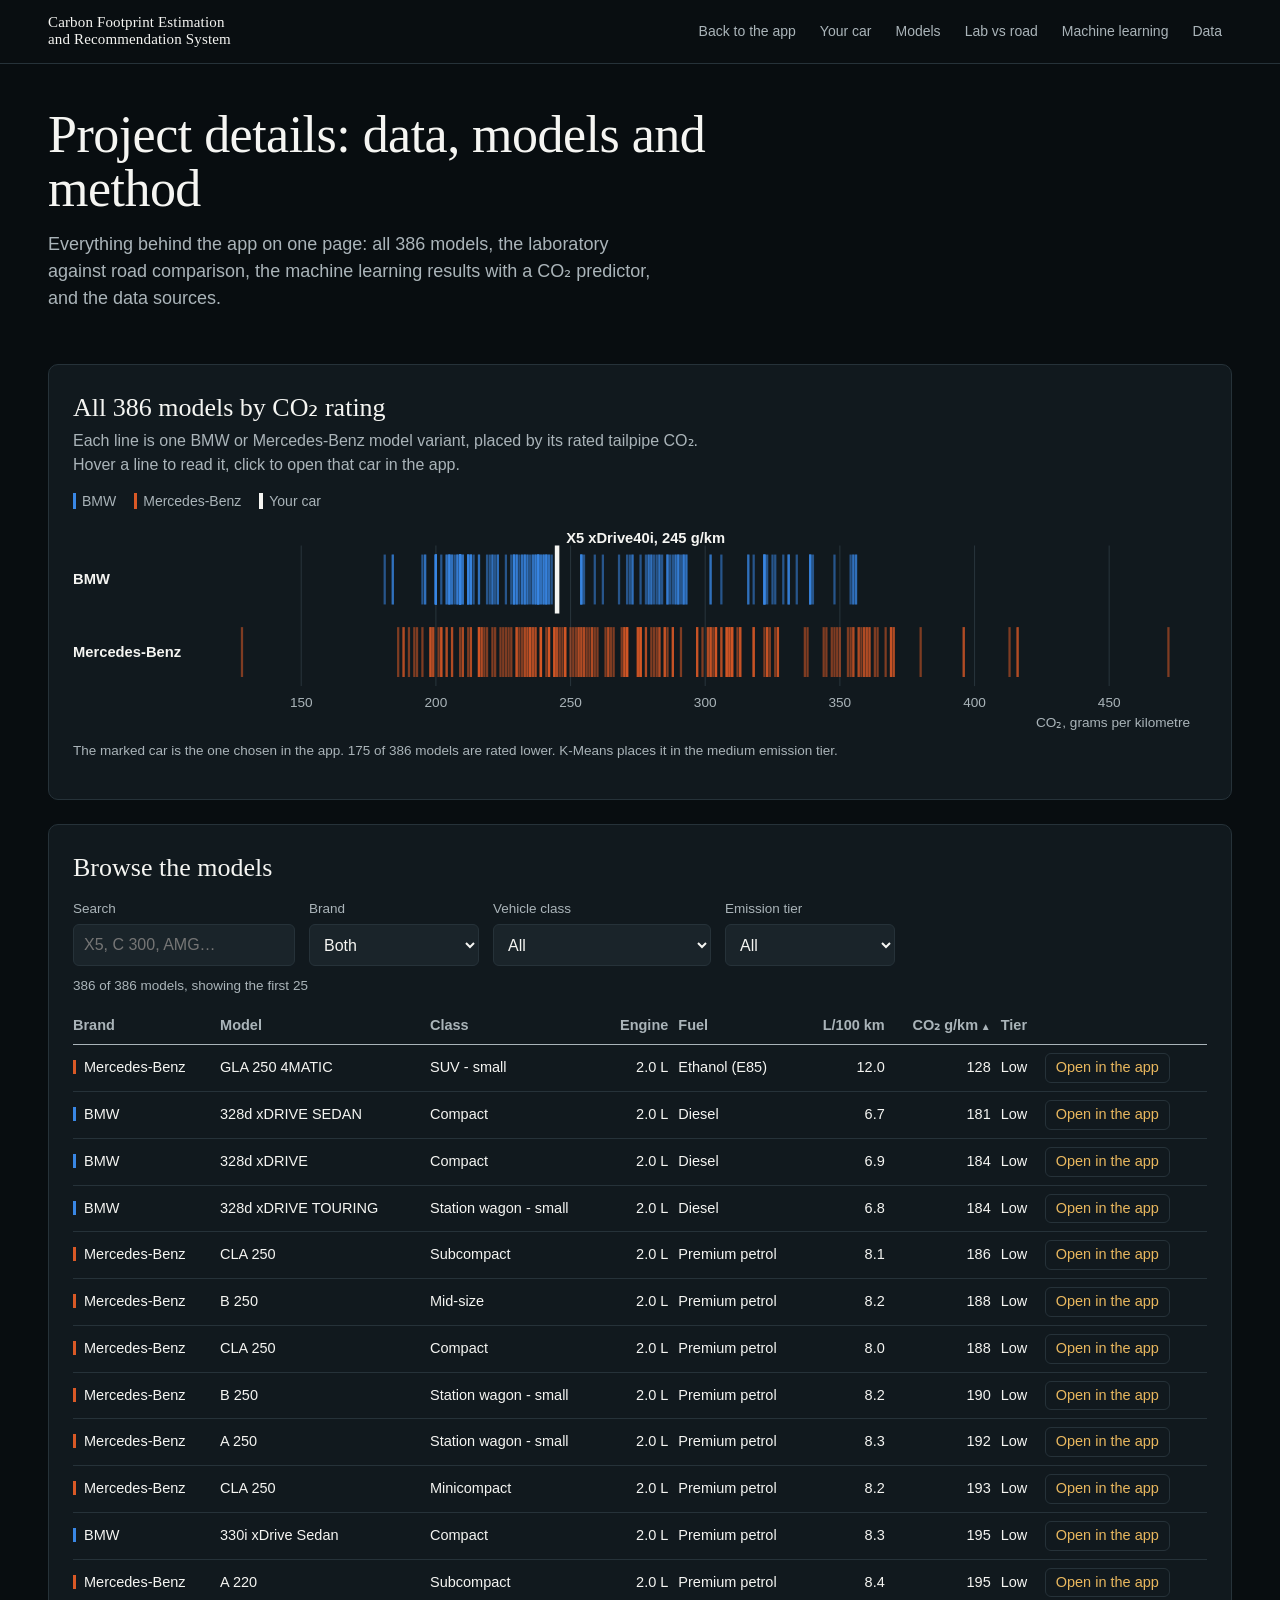
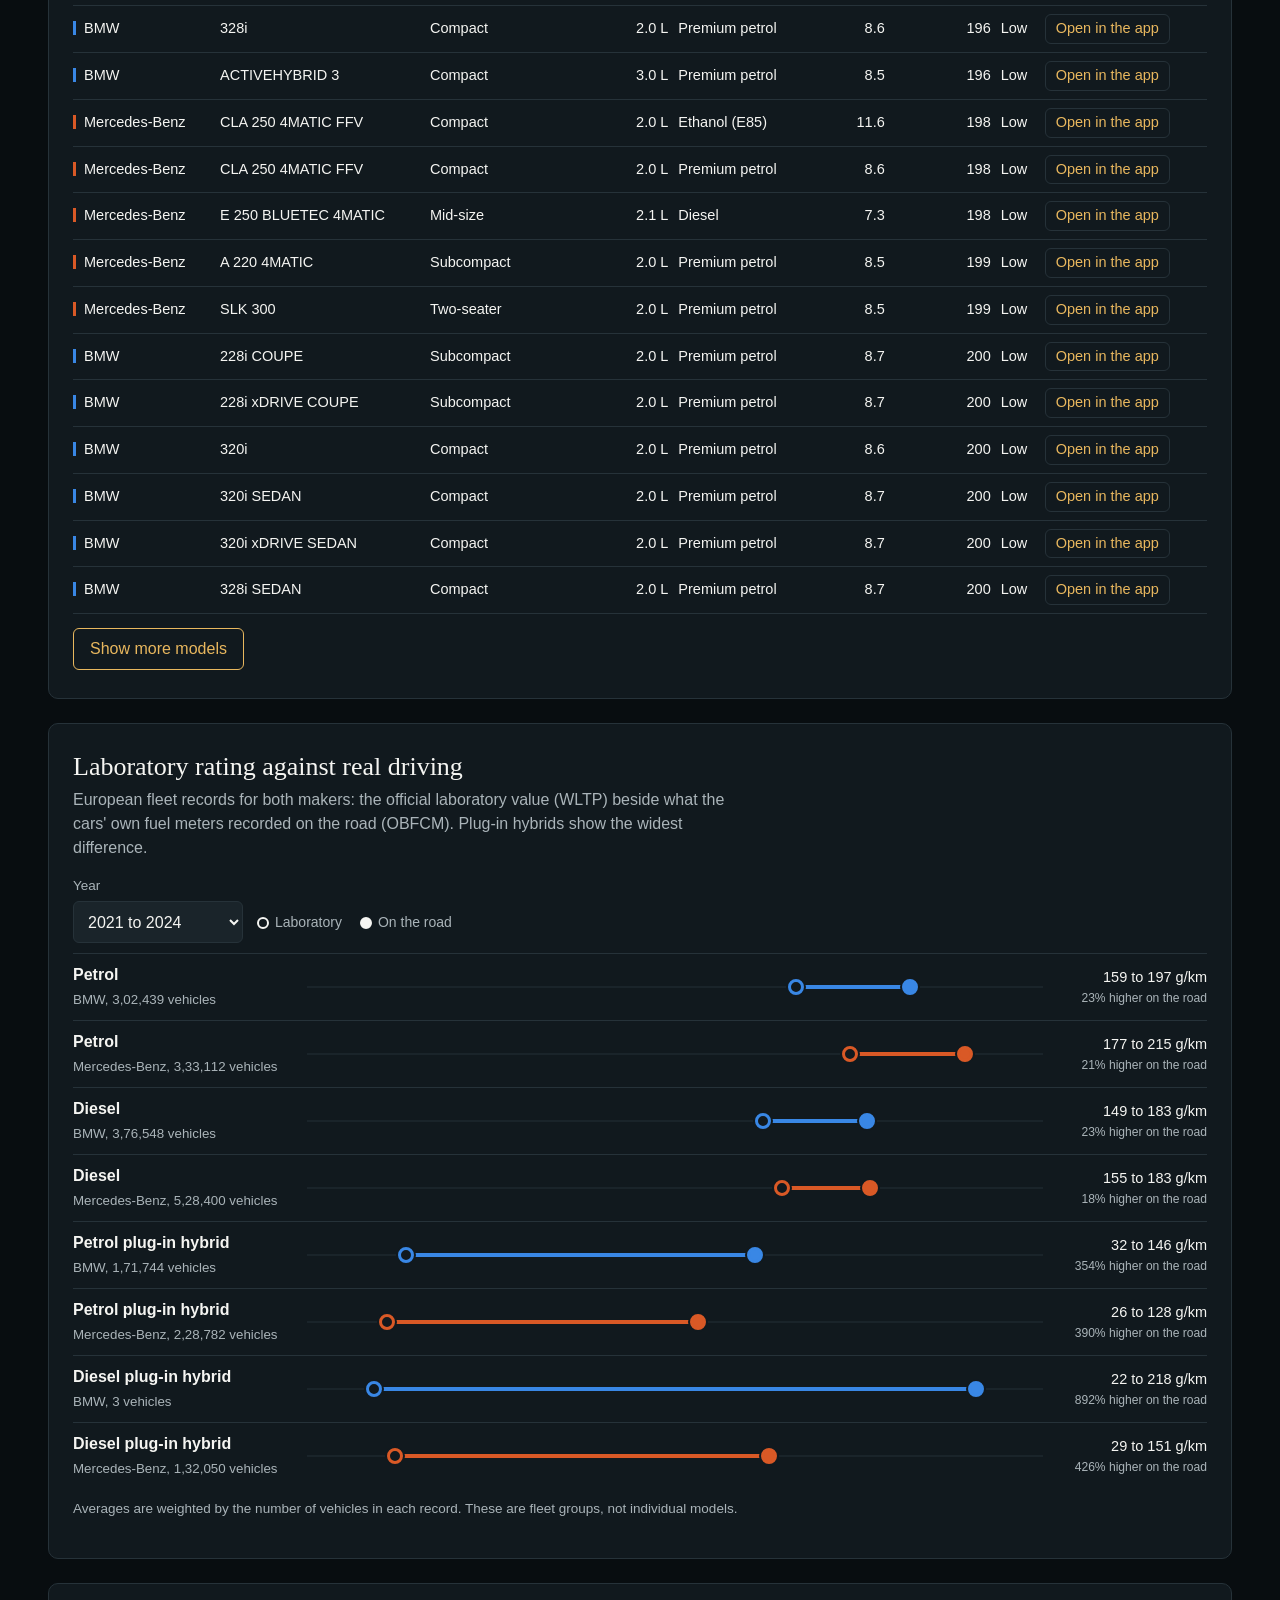
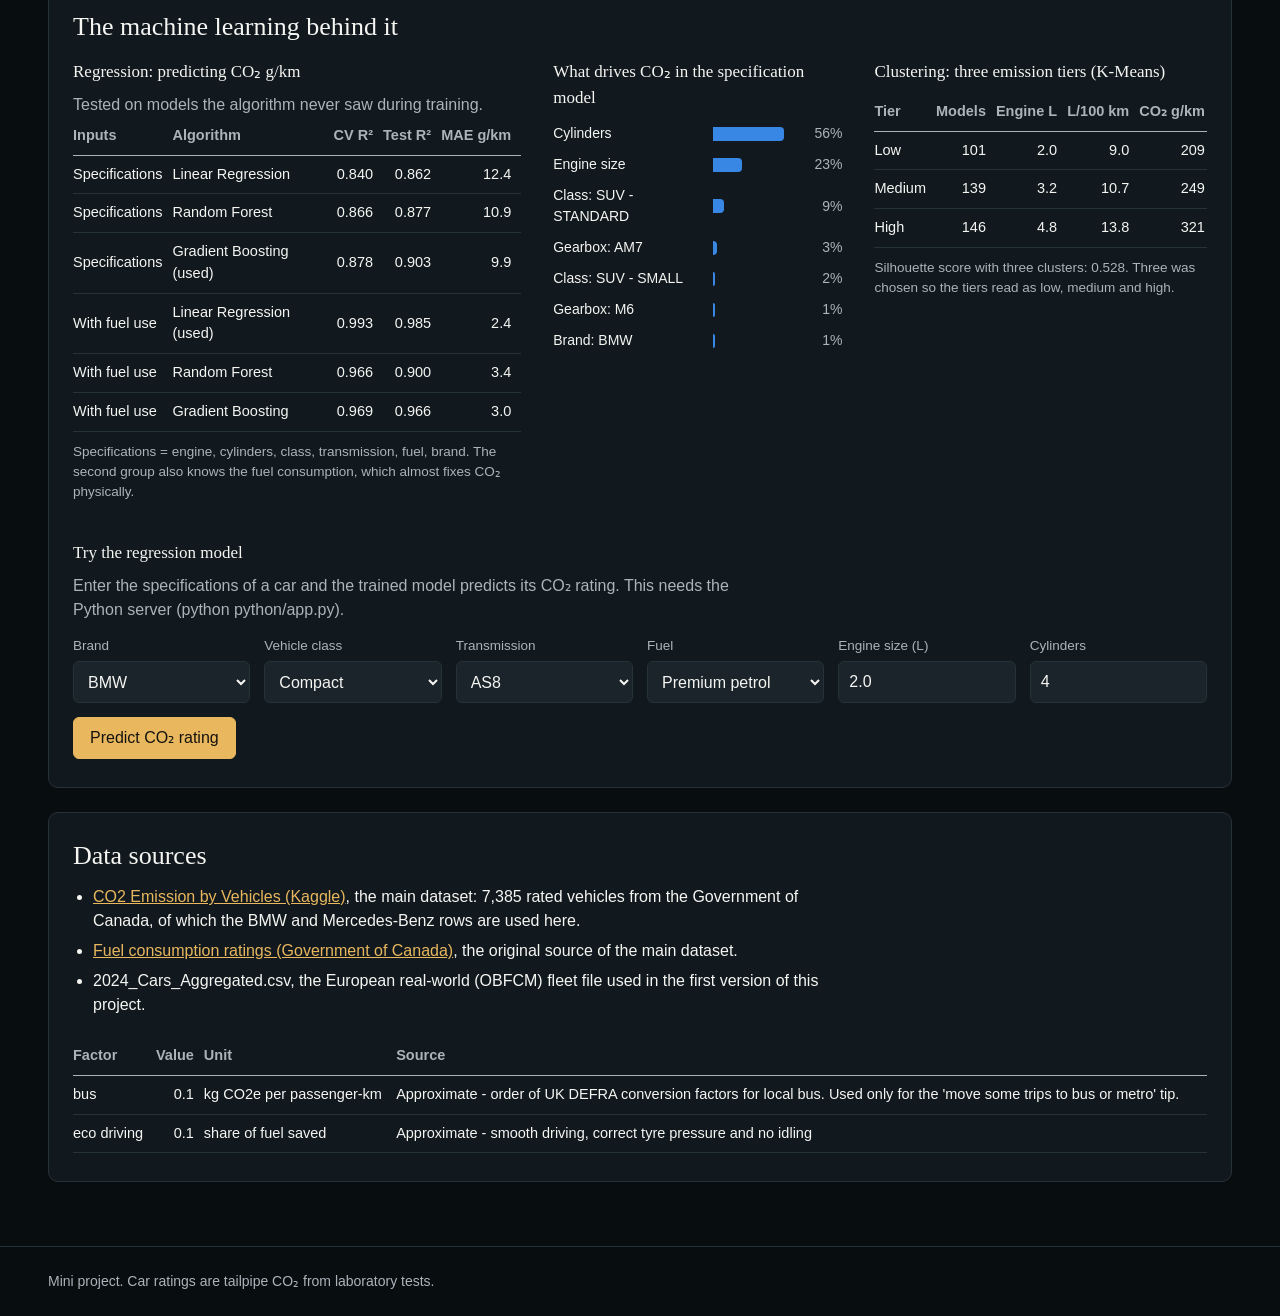
<file: details.html>
<!DOCTYPE html>
<html lang="en">
<head>
<meta charset="UTF-8">
<meta name="viewport" content="width=device-width, initial-scale=1.0">
<title>Project details | Carbon Footprint Estimation and Recommendation System</title>
<link rel="stylesheet" href="details.css">
</head>
<body>
<a class="skip" href="#range">Skip to the content</a>

<header class="top">
  <div class="top-name">Carbon Footprint Estimation<br>and Recommendation System</div>
  <nav aria-label="Sections">
    <a href="index.html">Back to the app</a>
    <a href="#range">Your car</a>
    <a href="#models">Models</a>
    <a href="#road">Lab vs road</a>
    <a href="#ml">Machine learning</a>
    <a href="#data">Data</a>
  </nav>
</header>

<main>
  <section class="intro">
    <h1>Project details: data, models and method</h1>
    <p>Everything behind the app on one page: all 386 models, the laboratory against road comparison, the machine learning results with a CO₂ predictor, and the data sources.</p>
  </section>

  <section id="range" class="block viz-root">
    <h2>All <span id="nModels"></span> models by CO₂ rating</h2>
    <p class="lead">Each line is one BMW or Mercedes-Benz model variant, placed by its rated tailpipe CO₂. Hover a line to read it, click to open that car in the app.</p>
    <div class="legend"><span class="key bmw"></span>BMW <span class="key merc"></span>Mercedes-Benz <span class="key you"></span>Your car</div>
    <div class="ruler-wrap"><svg id="ruler" viewBox="0 0 1000 190" role="img" aria-label="CO2 rating of every model, by brand"></svg></div>
    <p class="hint" id="rulerNote"></p>
  </section>

  <section id="models" class="block">
    <h2>Browse the models</h2>
    <div class="filters">
      <label class="field">Search <input type="search" id="q" placeholder="X5, C 300, AMG…"></label>
      <label class="field">Brand
        <select id="fBrand"><option value="">Both</option><option>BMW</option><option>Mercedes-Benz</option></select>
      </label>
      <label class="field">Vehicle class <select id="fClass"><option value="">All</option></select></label>
      <label class="field">Emission tier
        <select id="fTier"><option value="">All</option><option>Low</option><option>Medium</option><option>High</option></select>
      </label>
    </div>
    <p class="hint" id="count" role="status"></p>
    <div class="table-wrap">
      <table class="data" id="table">
        <thead><tr>
          <th><button data-sort="make">Brand</button></th>
          <th><button data-sort="model">Model</button></th>
          <th><button data-sort="vehicle_class">Class</button></th>
          <th class="num"><button data-sort="engine_l">Engine</button></th>
          <th>Fuel</th>
          <th class="num"><button data-sort="fuel_comb">L/100 km</button></th>
          <th class="num"><button data-sort="co2_g_km">CO₂ g/km</button></th>
          <th>Tier</th>
          <th><span class="sr">Use</span></th>
        </tr></thead>
        <tbody></tbody>
      </table>
    </div>
    <button type="button" class="btn ghost" id="more">Show more models</button>
  </section>

  <section id="road" class="block viz-root">
    <h2>Laboratory rating against real driving</h2>
    <p class="lead">European fleet records for both makers: the official laboratory value (WLTP) beside what the cars' own fuel meters recorded on the road (OBFCM). Plug-in hybrids show the widest difference.</p>
    <div class="filters">
      <label class="field">Year
        <select id="euYear"><option value="">2021 to 2024</option><option>2021</option><option>2022</option><option>2023</option><option>2024</option></select>
      </label>
      <div class="legend"><span class="dot hollow"></span>Laboratory <span class="dot solid"></span>On the road</div>
    </div>
    <div id="dumbbells" class="dumbbells"></div>
    <p class="hint">Averages are weighted by the number of vehicles in each record. These are fleet groups, not individual models.</p>
  </section>

  <section id="ml" class="block viz-root">
    <h2>The machine learning behind it</h2>
    <div class="cols">
      <div>
        <h3>Regression: predicting CO₂ g/km</h3>
        <p class="lead">Tested on models the algorithm never saw during training.</p>
        <div class="table-wrap"><table class="data" id="mlTable"><thead><tr>
          <th>Inputs</th><th>Algorithm</th><th class="num">CV R²</th><th class="num">Test R²</th><th class="num">MAE g/km</th>
        </tr></thead><tbody></tbody></table></div>
        <p class="hint">Specifications = engine, cylinders, class, transmission, fuel, brand. The second group also knows the fuel consumption, which almost fixes CO₂ physically.</p>
      </div>
      <div>
        <h3>What drives CO₂ in the specification model</h3>
        <div id="importance" class="bars"></div>
      </div>
      <div>
        <h3>Clustering: three emission tiers (K-Means)</h3>
        <div class="table-wrap"><table class="data" id="tierTable"><thead><tr>
          <th>Tier</th><th class="num">Models</th><th class="num">Engine L</th><th class="num">L/100 km</th><th class="num">CO₂ g/km</th>
        </tr></thead><tbody></tbody></table></div>
        <p class="hint" id="silNote"></p>
      </div>
    </div>
    <h3 style="margin-top:28px">Try the regression model</h3>
    <p class="lead">Enter the specifications of a car and the trained model predicts its CO₂ rating. This needs the Python server (python python/app.py).</p>
    <div class="row" style="margin-top:14px">
      <label class="field">Brand <select id="c_make"><option>BMW</option><option>Mercedes-Benz</option></select></label>
      <label class="field">Vehicle class <select id="c_class"></select></label>
      <label class="field">Transmission <select id="c_trans"></select></label>
      <label class="field">Fuel <select id="c_fuel"><option value="Z">Premium petrol</option><option value="D">Diesel</option></select></label>
      <label class="field">Engine size (L) <input type="number" id="c_engine" min="1" max="7" step="0.1" value="2.0"></label>
      <label class="field">Cylinders <input type="number" id="c_cyl" min="3" max="12" step="1" value="4"></label>
    </div>
    <button type="button" class="btn" id="predictBtn">Predict CO₂ rating</button>
    <span id="predictOut" class="predict-out" role="status"></span>
  </section>

  <section id="data" class="block">
    <h2>Data sources</h2>
    <ul class="sources">
      <li><a href="https://www.kaggle.com/datasets/debajyotipodder/co2-emission-by-vehicles" target="_blank" rel="noopener">CO2 Emission by Vehicles (Kaggle)</a>, the main dataset: 7,385 rated vehicles from the Government of Canada, of which the BMW and Mercedes-Benz rows are used here.</li>
      <li><a href="https://open.canada.ca/data/en/dataset/98f1a129-f628-4ce4-b24d-6f16bf24dd64" target="_blank" rel="noopener">Fuel consumption ratings (Government of Canada)</a>, the original source of the main dataset.</li>
      <li>2024_Cars_Aggregated.csv, the European real-world (OBFCM) fleet file used in the first version of this project.</li>
    </ul>
    <div class="table-wrap"><table class="data" id="factorTable"><thead><tr>
      <th>Factor</th><th class="num">Value</th><th>Unit</th><th>Source</th>
    </tr></thead><tbody></tbody></table></div>
  </section>
</main>

<footer class="foot">Mini project. Car ratings are tailpipe CO₂ from laboratory tests.</footer>
<div id="tooltip" class="tooltip" role="tooltip" hidden></div>

<script src="data.js"></script>
<script src="footprint.js"></script>
<script src="details.js"></script>
</body>
</html>
</file>
<file: details.css>
/* Project-details page. Same look as the main page: dark panels, gold accent,
   Georgia headings, Arial text. BMW = blue, Mercedes-Benz = orange in charts. */

:root {
  color-scheme: dark;
  --bg: #080d10;
  --surface: #11191e;
  --sunken: #1a242a;
  --ink: #f5f5f2;
  --ink-2: #aab4b9;
  --line: #263239;
  --petrol: #e8b75e;
  --petrol-ink: #15130e;
  --bmw: #3987e5;
  --merc: #d95926;
  --c1: #3987e5; --c2: #d95926; --c3: #199e70; --c4: #c98500;
  --c5: #d55181; --c6: #0ca30c; --c7: #9085e9; --c8: #e66767;
  --font: Arial, Helvetica, sans-serif;
}

* { box-sizing: border-box; }
[hidden] { display: none !important; }
section { scroll-margin-top: 84px; }
html { scroll-behavior: smooth; }
@media (prefers-reduced-motion: reduce) { html { scroll-behavior: auto; } * { transition: none !important; } }
body { margin: 0; background: var(--bg); color: var(--ink); font: 16px/1.5 var(--font); font-variant-numeric: tabular-nums; }
h1, h2, h3, p { margin: 0; }
a { color: var(--petrol); }
button, input, select { font: inherit; color: inherit; }
:focus-visible { outline: 3px solid var(--petrol); outline-offset: 2px; }
.sr { position: absolute; width: 1px; height: 1px; overflow: hidden; clip-path: inset(50%); }
.skip { position: absolute; left: -999px; }
.skip:focus { left: 12px; top: 12px; background: var(--surface); padding: 8px 12px; z-index: 20; }

/* ---------- header ---------- */
.top { display: flex; justify-content: space-between; align-items: center; gap: 24px; padding: 14px clamp(16px, 4vw, 48px);
  background: var(--surface); border-bottom: 1px solid var(--line); position: sticky; top: 0; z-index: 10; }
.top-name { font-weight: 700; line-height: 1.15; font-size: 15px; letter-spacing: .01em; }
.top nav { display: flex; gap: 4px; flex-wrap: wrap; }
.top nav a { color: var(--ink-2); text-decoration: none; padding: 6px 10px; border-radius: 6px; font-size: 14px; }
.top nav a:hover { background: var(--sunken); color: var(--ink); }

main { max-width: 1280px; margin: 0 auto; padding: 0 clamp(16px, 4vw, 48px) 64px; }

.intro { padding: 44px 0 28px; max-width: 760px; }
.intro h1 { font-size: clamp(30px, 4.6vw, 52px); line-height: 1.05; font-weight: 700; font-stretch: 85%; letter-spacing: -.01em; }
.intro p { margin-top: 14px; color: var(--ink-2); font-size: 18px; max-width: 62ch; }

/* ---------- calculator ---------- */
.calc > *, .cols > *, .row > * { min-width: 0; }
.calc { display: grid; grid-template-columns: minmax(0, 1.05fr) minmax(0, 1fr); gap: 24px; align-items: start; }
.form, .result, .block { background: var(--surface); border: 1px solid var(--line); border-radius: 10px; }
.form { padding: 8px 24px 24px; }
fieldset { border: 0; border-top: 1px solid var(--line); margin: 0; padding: 18px 0 20px; }
fieldset:first-of-type { border-top: 0; }
legend { padding: 0; font-weight: 700; font-size: 18px; float: left; width: 100%; margin-bottom: 12px; }
legend + * { clear: both; }
.row { display: grid; grid-template-columns: repeat(auto-fit, minmax(min(100%, 170px), 1fr)); gap: 14px; }
.field { display: flex; flex-direction: column; gap: 5px; font-size: 13.5px; color: var(--ink-2); }
.field.wide { grid-column: span 2; }
.field input, .field select { height: 42px; padding: 0 10px; border: 1px solid var(--line); border-radius: 6px; background: var(--sunken); color: var(--ink); font-size: 16px; min-width: 0; width: 100%; }
.seg { display: flex; flex-wrap: wrap; gap: 6px; margin-bottom: 14px; }
.seg input { position: absolute; opacity: 0; }
.seg span { display: block; padding: 8px 14px; border: 1px solid var(--line); border-radius: 6px; background: var(--sunken); cursor: pointer; }
.seg input:checked + span { background: var(--petrol); color: var(--petrol-ink); border-color: var(--petrol); }
.seg input:focus-visible + span { outline: 3px solid var(--petrol); outline-offset: 2px; }
.custom { margin-top: 4px; }
.hint { font-size: 13.5px; color: var(--ink-2); margin: 10px 0; }
.btn { height: 42px; padding: 0 16px; border-radius: 6px; border: 1px solid var(--petrol); background: var(--petrol); color: var(--petrol-ink); cursor: pointer; margin-top: 14px; }
.btn.ghost { background: transparent; color: var(--petrol); }
.btn:hover { filter: brightness(1.1); }
.predict-out { margin-left: 12px; font-size: 14px; }

.result { padding: 24px; position: sticky; top: 84px; }
.result-label { color: var(--ink-2); }
.result-total { display: flex; align-items: baseline; gap: 12px; line-height: 1; margin-top: 6px; }
.result-total #total { font-size: clamp(64px, 8vw, 104px); font-weight: 700; font-stretch: 80%; letter-spacing: -.02em; }
.result-total .unit { color: var(--ink-2); font-size: 18px; }
.result-band { margin-top: 8px; color: var(--ink-2); }
.result-band b { color: var(--ink); }
.result h2 { font-size: 20px; margin: 26px 0 10px; }

.stack { display: flex; gap: 2px; height: 26px; margin-top: 22px; }
.stack div { min-width: 2px; }
.stack div:first-child { border-radius: 4px 0 0 4px; }
.stack div:last-child { border-radius: 0 4px 4px 0; }
.stack div:hover { filter: brightness(1.15); }
.breakdown { width: 100%; border-collapse: collapse; margin-top: 12px; font-size: 14.5px; }
.breakdown td { padding: 4px 0; border-bottom: 1px solid var(--line); }
.breakdown tr:last-child td { border-bottom: 0; }
.breakdown td.num { text-align: right; }
.breakdown td.pct { text-align: right; color: var(--ink-2); width: 56px; }
.sw { display: inline-block; width: 10px; height: 10px; border-radius: 2px; margin-right: 8px; }

.tips { list-style: none; margin: 0; padding: 0; counter-reset: tip; }
.tips li { display: grid; grid-template-columns: 1fr auto; gap: 4px 16px; padding: 12px 0; border-top: 1px solid var(--line); }
.tips .cat { font-weight: 700; }
.tips .save { font-weight: 700; text-align: right; white-space: nowrap; }
.tips .save small { display: block; font-weight: 400; color: var(--ink-2); }
.tips p { grid-column: 1 / 2; color: var(--ink-2); font-size: 14.5px; }
.tips .empty { display: block; color: var(--ink-2); }

/* ---------- blocks ---------- */
.block { padding: 28px 24px; margin-top: 24px; }
.block > h2 { font-size: 26px; line-height: 1.15; }
.block h3 { font-size: 17px; margin-bottom: 8px; }
.lead { color: var(--ink-2); margin-top: 6px; max-width: 75ch; }
.legend { display: flex; align-items: center; gap: 6px; flex-wrap: wrap; font-size: 14px; color: var(--ink-2); margin: 14px 0 4px; }
.key { display: inline-block; width: 3px; height: 16px; margin-left: 12px; }
.key:first-child, .dot:first-child { margin-left: 0; }
.key.bmw { background: var(--bmw); } .key.merc { background: var(--merc); } .key.you { background: var(--ink); width: 4px; }
.dot { display: inline-block; width: 12px; height: 12px; border-radius: 50%; margin-left: 12px; border: 2px solid var(--ink); }
.dot.solid { background: var(--ink); }

.ruler-wrap { overflow-x: auto; }
#ruler { width: 100%; min-width: 640px; height: auto; display: block; }
#ruler text { font: 12px var(--font); fill: var(--ink-2); }
#ruler .rowlabel { font-size: 13px; fill: var(--ink); font-weight: 700; }
#ruler .grid { stroke: var(--line); stroke-width: 1; }
#ruler .tick { stroke-width: 2; opacity: .55; }
#ruler .tick.bmw { stroke: var(--bmw); } #ruler .tick.merc { stroke: var(--merc); }
#ruler .tick.hot { opacity: 1; stroke-width: 4; }
#ruler .you { stroke: var(--ink); stroke-width: 4; }
#ruler .youlabel { fill: var(--ink); font-weight: 700; font-size: 13px; }
#ruler .hit { fill: transparent; cursor: pointer; }

.filters { display: flex; flex-wrap: wrap; gap: 14px; align-items: end; margin: 16px 0 6px; }
.filters .field { min-width: 170px; }
.filters .legend { margin: 0 0 10px; }
.table-wrap { overflow-x: auto; position: relative; }
.data { width: 100%; border-collapse: collapse; font-size: 14.5px; }
.data th { text-align: left; font-weight: 700; color: var(--ink-2); border-bottom: 1px solid var(--ink-2); padding: 8px 10px 8px 0; white-space: nowrap; }
.data th button { background: none; border: 0; padding: 0; font-weight: 700; color: inherit; cursor: pointer; }
.data th button[aria-sort]::after { content: " ▲"; font-size: 10px; }
.data th button[aria-sort="descending"]::after { content: " ▼"; }
.data td { padding: 8px 10px 8px 0; border-bottom: 1px solid var(--line); }
.data .num { text-align: right; }
.data .use { background: none; border: 1px solid var(--line); border-radius: 6px; padding: 3px 10px; cursor: pointer; color: var(--petrol); white-space: nowrap; }
.data .use:hover { border-color: var(--petrol); }
.brand-mark { display: inline-block; width: 3px; height: 14px; margin-right: 8px; vertical-align: -2px; }

.dumbbells { margin-top: 10px; }
.db { display: grid; grid-template-columns: 220px 1fr 150px; gap: 14px; align-items: center; padding: 9px 0; border-top: 1px solid var(--line); }
.db .name b { display: block; }
.db .name small { color: var(--ink-2); }
.db .track { position: relative; height: 22px; }
.db .track::before { content: ""; position: absolute; left: 0; right: 0; top: 10px; height: 2px; background: var(--sunken); }
.db .bar { position: absolute; top: 9px; height: 4px; border-radius: 2px; }
.db .p { position: absolute; top: 3px; width: 16px; height: 16px; margin-left: -8px; border-radius: 50%; border: 3px solid; background: var(--surface); box-shadow: 0 0 0 2px var(--surface); }
.db .p.road { background: currentColor; }
.db .vals { text-align: right; font-size: 14.5px; white-space: nowrap; }
.db .vals small { color: var(--ink-2); display: block; }

.cols { display: grid; grid-template-columns: repeat(auto-fit, minmax(min(100%, 340px), 1fr)); gap: 32px; margin-top: 18px; }
.bars .b { display: grid; grid-template-columns: 150px 1fr 48px; gap: 10px; align-items: center; padding: 5px 0; font-size: 14px; }
.bars .t { height: 14px; background: var(--c1); border-radius: 0 4px 4px 0; min-width: 2px; }
.bars .v { text-align: right; color: var(--ink-2); }

.sources { padding-left: 20px; margin: 14px 0 20px; max-width: 85ch; }
.sources li { margin: 6px 0; }
.foot { padding: 24px clamp(16px, 4vw, 48px); color: var(--ink-2); font-size: 14px; border-top: 1px solid var(--line); }

.tooltip { position: fixed; z-index: 30; pointer-events: none; background: var(--ink); color: var(--surface); padding: 8px 10px; border-radius: 6px; font-size: 13.5px; line-height: 1.35; max-width: 260px; }
.tooltip b { display: block; }

@media (max-width: 900px) {
  .calc { grid-template-columns: 1fr; }
  .result { position: static; }
  .top nav { display: none; }
  .db { grid-template-columns: 1fr; gap: 4px; }
  .db .vals { text-align: left; }
  .field.wide { grid-column: auto; }
}
@media (min-width: 1100px) { #ml .cols { grid-template-columns: 1.55fr 1fr 1.15fr; } }

h1, h2, h3, .top-name { font-family: Georgia, serif; font-weight: normal !important; font-stretch: normal !important; }
.top { background: #090e11; }
</file>
